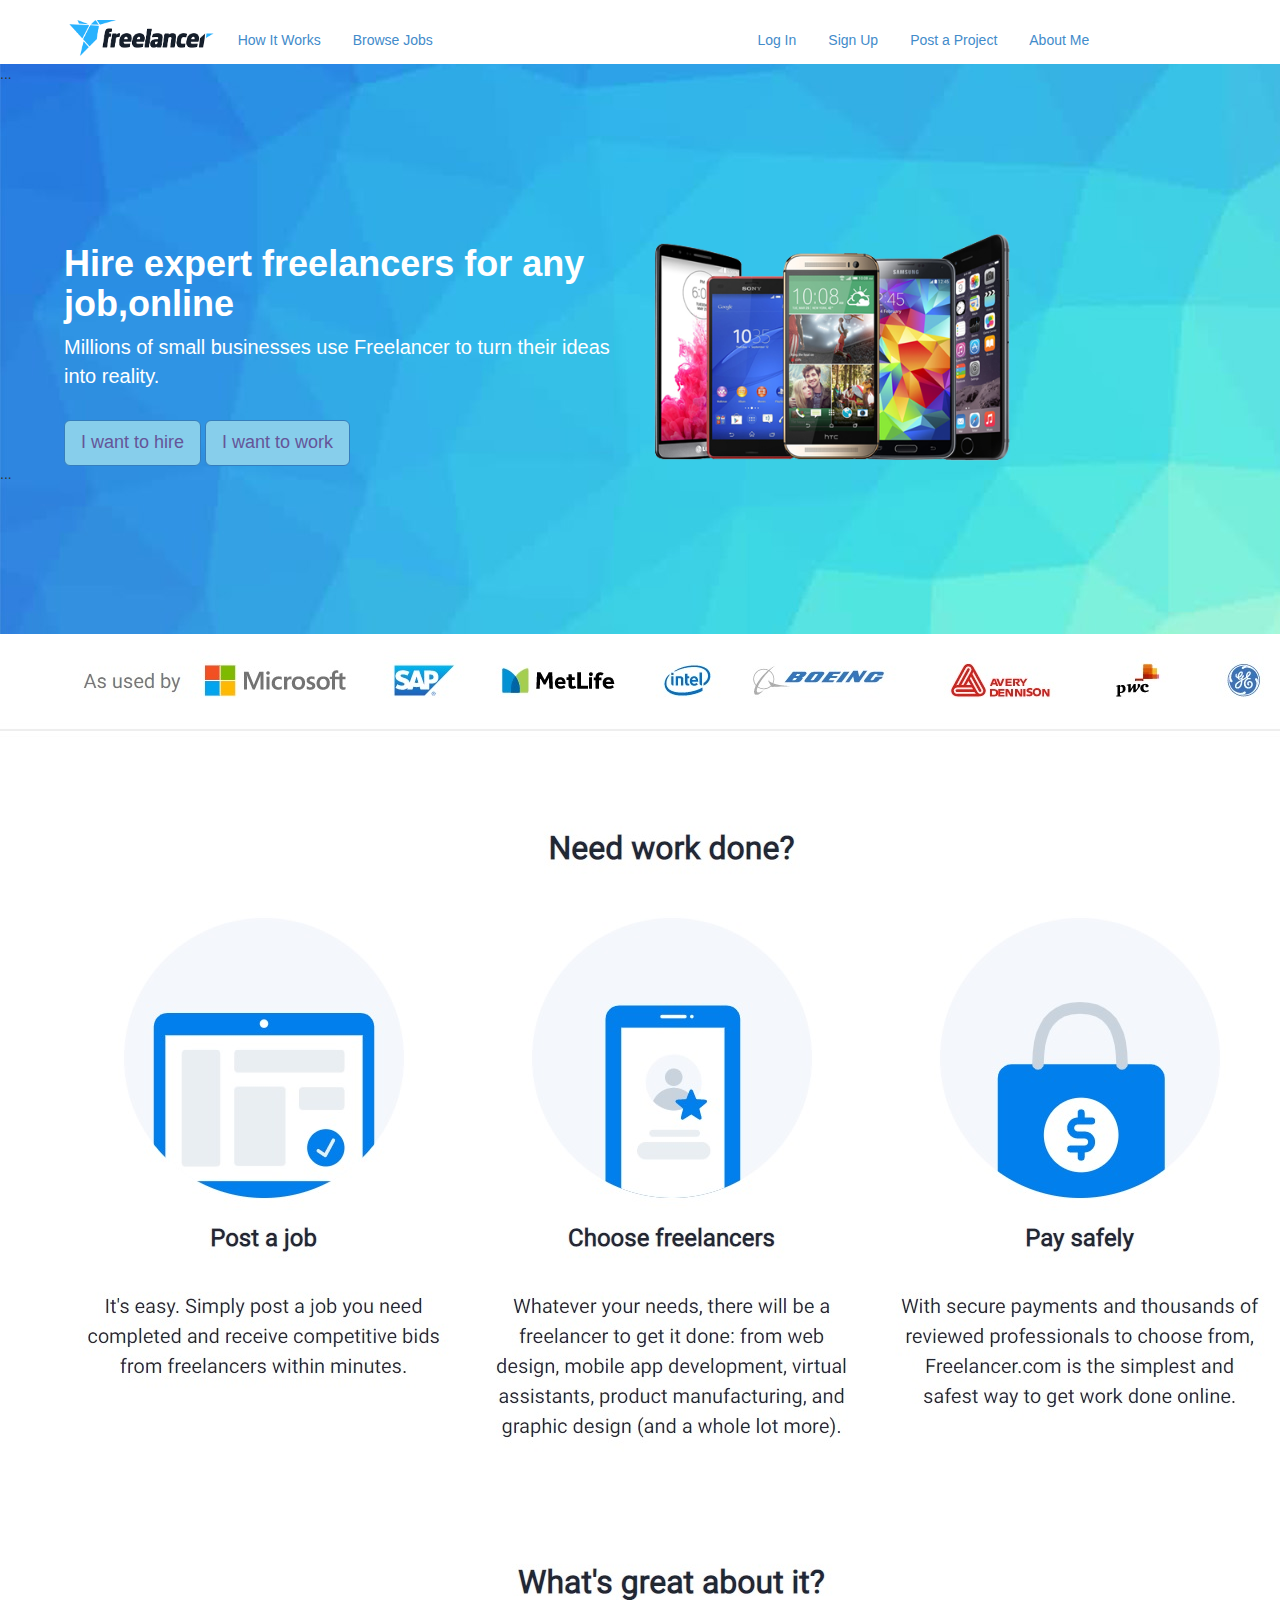
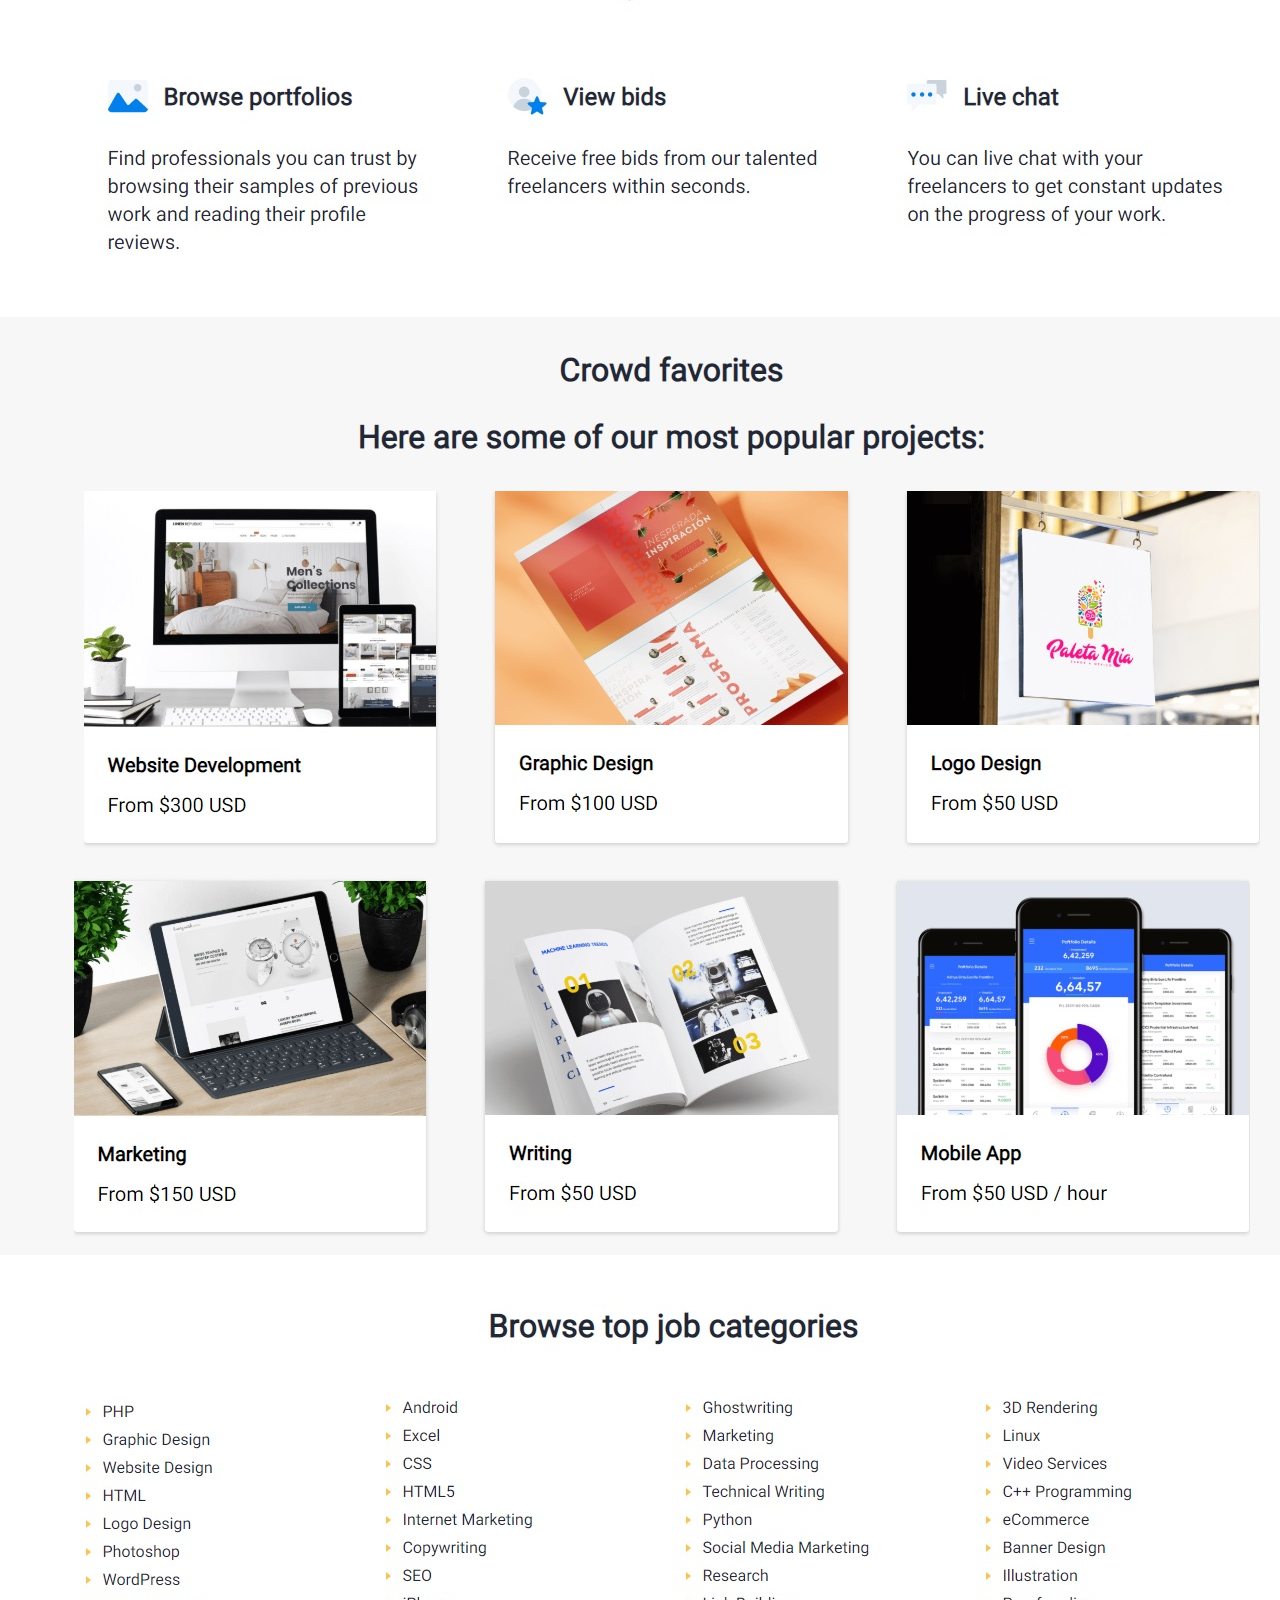
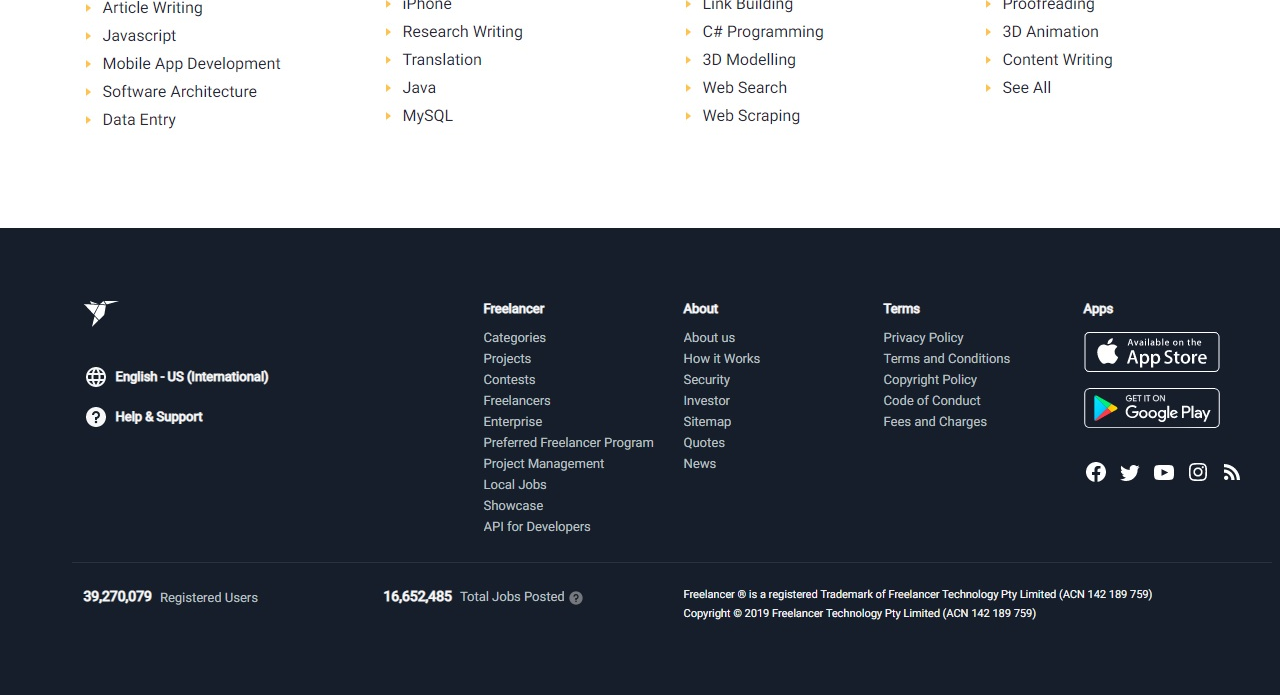
<file: Index.html>
<!doctype html>
<html>
<head>
<meta charset="utf-8">
<title>www.freelancer.com</title>
	<link href="css/bootstrap.css" rel="stylesheet">
	<link href="Stylesheet.css" rel="stylesheet">
</head>

<body>
	<div id="header">
		<div class="left"></div>
		<div class="center">
			<br>
			<img src="freeLogo.png" usemap="#map" width="145" height="36" alt="logo">
			<map name="map">
			<area shape="circle" coords="34,44,145,100" alt="logo" href="index.htm">
			</map>
		</div>
		<div class="right"><br>
			<ul class="nav nav-tabs">
				<li><a href="How work.html" target="_self">How It Works</a></li>
				<li><a href="browse.html">Browse Jobs</a></li>
			</ul>
			</div>
		 <div class="login"><br>
			<ul class="nav nav-tabs">
				<li><a href="login.html">Log In</a></li>
				<li><a href="Sign.html">Sign Up</a></li>
				<li><a href="post project.html">Post a Project</a></li>
				<li><a href="about.html">About Me</a></li>

			</ul>
		</div>
	</div>
	<div id="media-body">
		<div class="b1">
			<div class="b11">...</div>
			<div class="b12">
				<div class="first"></div>
				<div class="second">
					<h1><b>Hire expert freelancers for any job,online</b></h1>
					<p style="font-size: 20px">Millions of small businesses use Freelancer to turn their ideas into reality.</p><br/>
					<button type="button" class="btn btn-primary btn-lg">I want to hire</button>	
					<button type="button" class="btn btn-primary btn-lg">I want to work</button>
				</div>
				<div class="third"><img src="phone.png" width="60%" height="250" alt="mobile"></div>
			</div>
			<div class="b13">...</div>
		</div>
		<div class="imagebox">
			<img src="image1.jpg" alt="body1">
			<img src="image2.jpg" alt="body2">
			<img src="image5.jpg" alt="body5">
			<img src="image6.jpg" alt="body6">
			<img src="image3.jpg" alt="body3">
			<img src="image4.jpg" alt="body4">
		
		</div>
	</div>
</body>
</html>
</file>
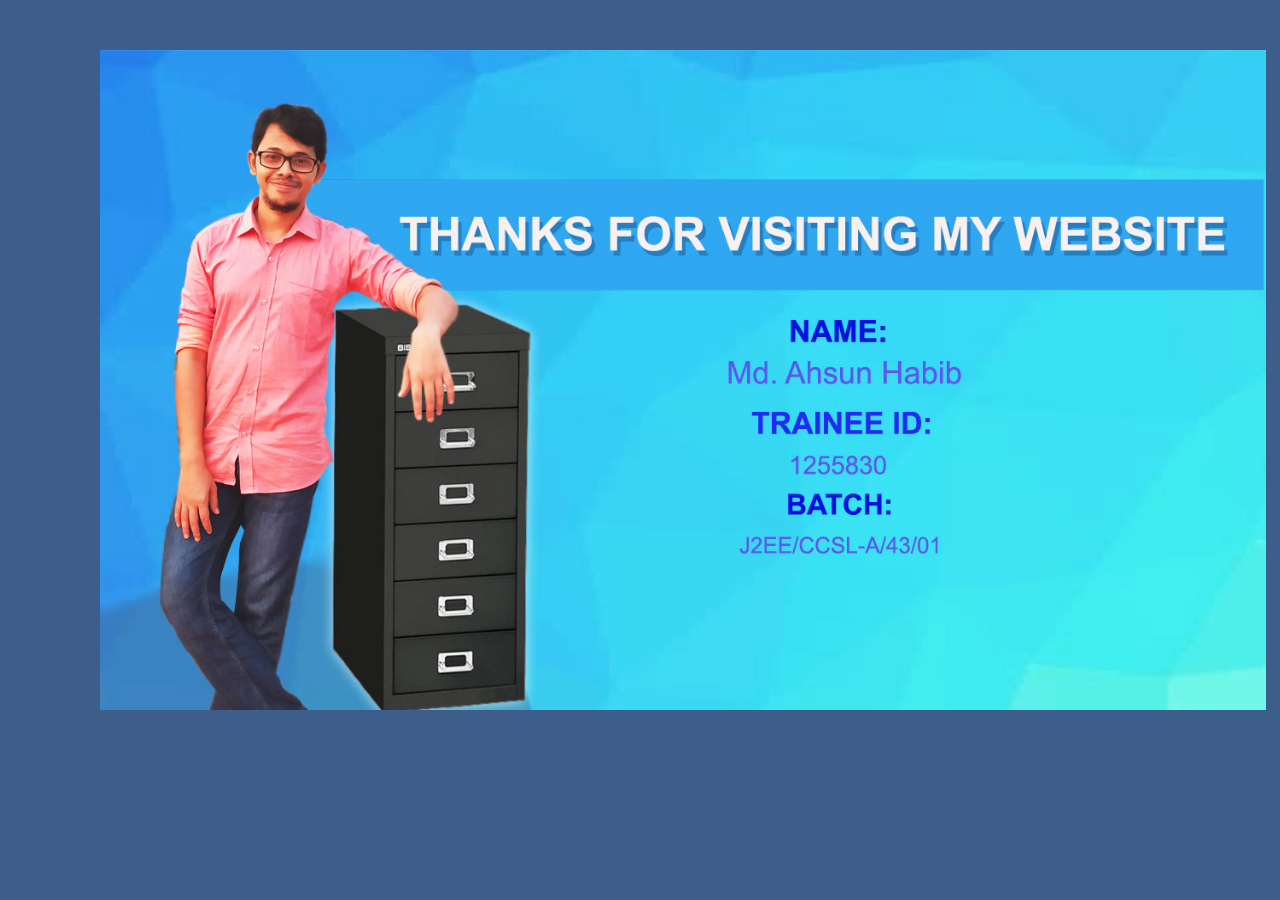
<file: about.html>
<!doctype html>
<html>
<head>
<meta charset="utf-8">
<title>How It works</title>
	<link href="css/bootstrap.css" rel="stylesheet">
	<link href="Stylesheet.css" rel="stylesheet">
	<style type="text/css" rel="stylesheet">
		body {
			background-color: #3D5E8B;
		}
	</style>
</head>

<body>
	<div><img src="habib.jpg" alt="ba" width="1166" height="660" style="margin: 50px 50px 50px 100px"></div>
</body>
</html>
</file>
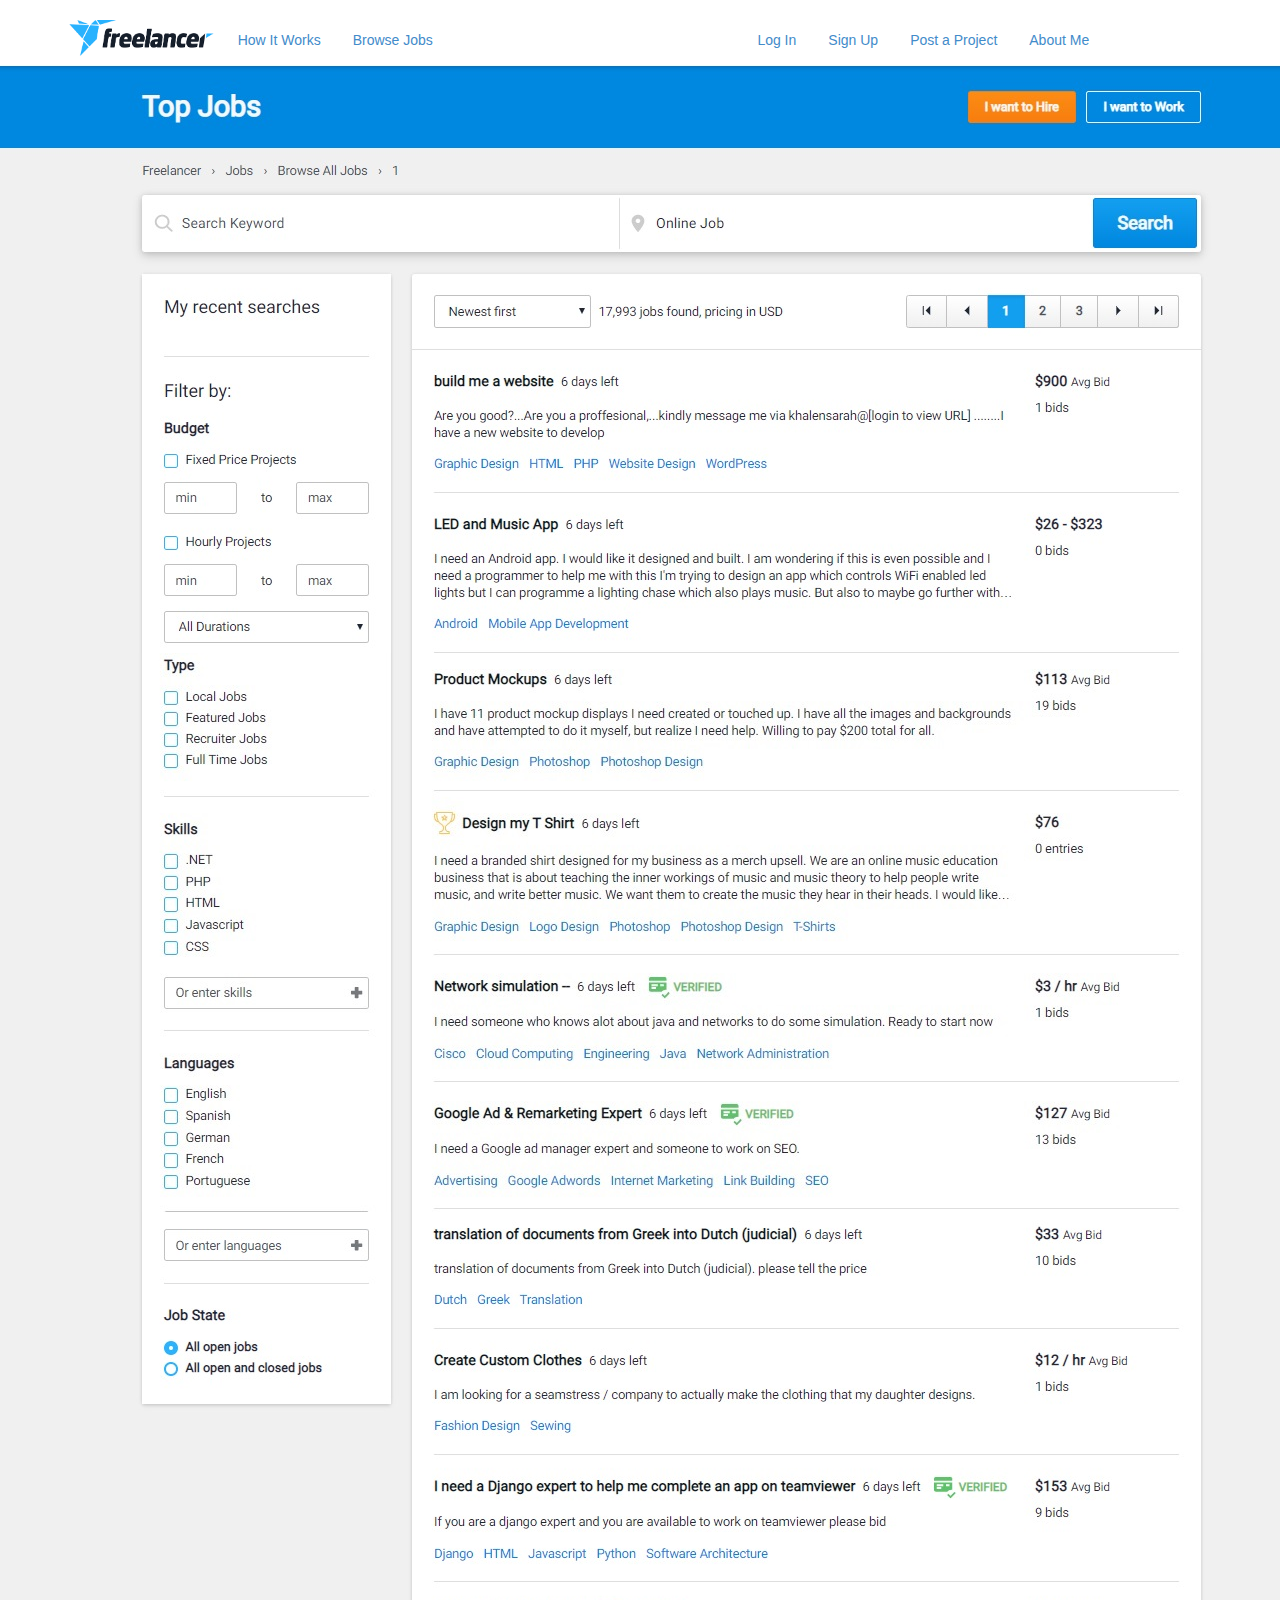
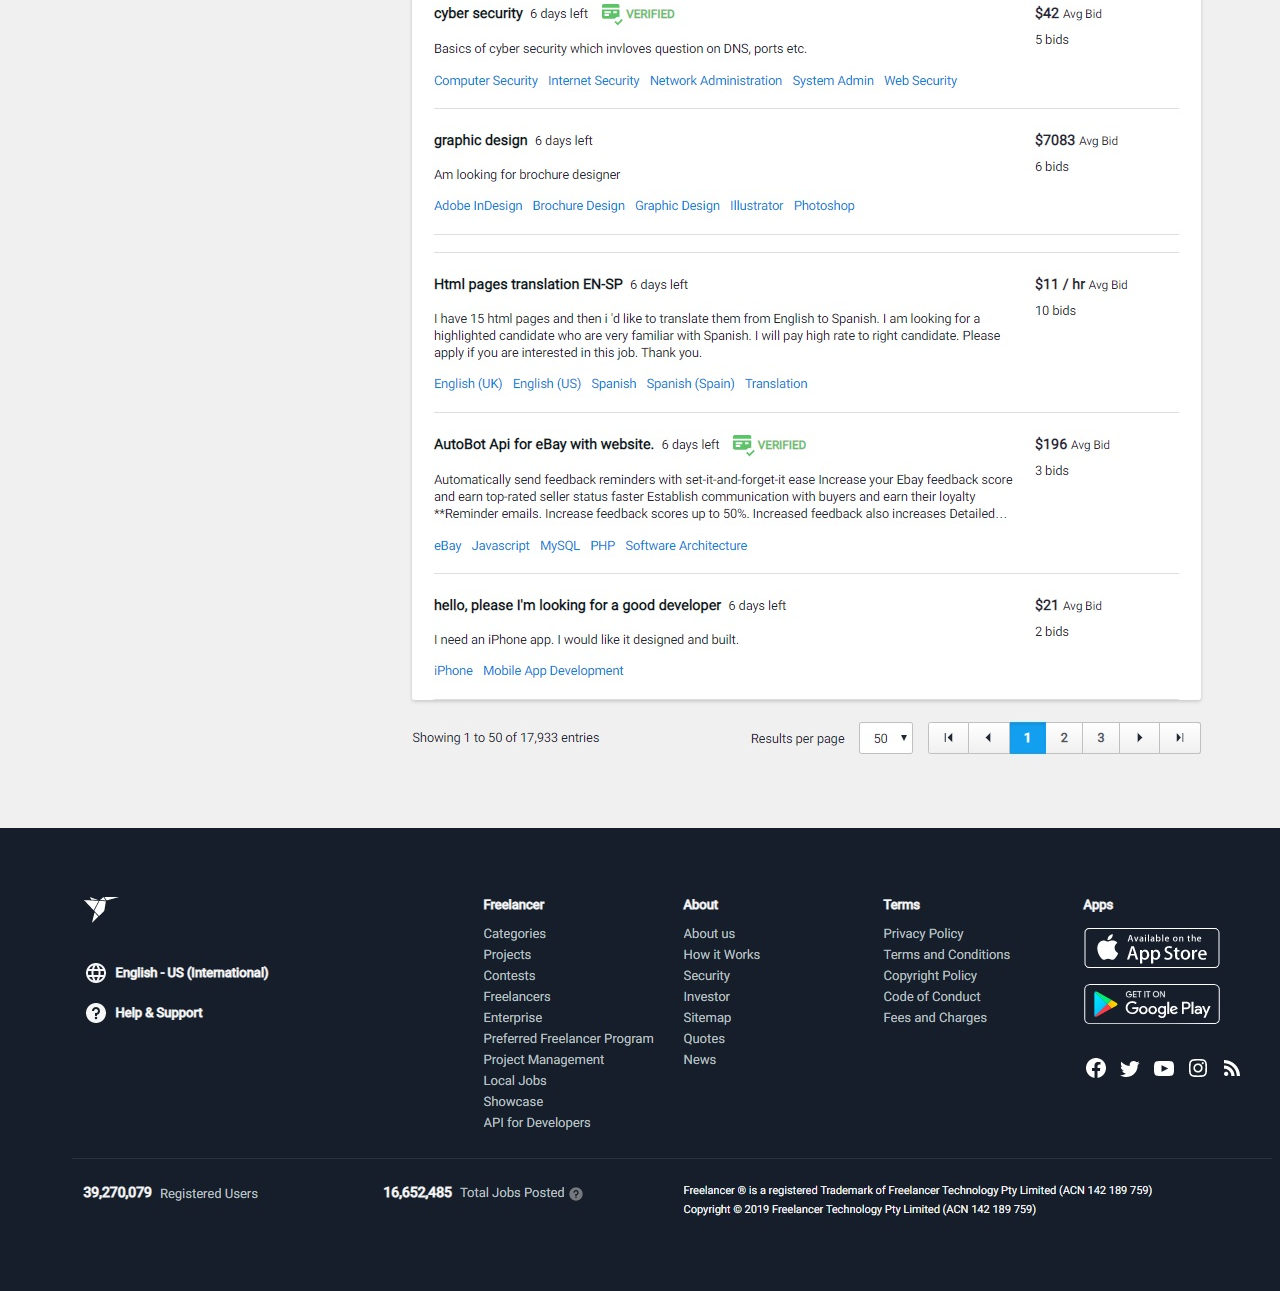
<file: browse.html>
<!doctype html>
<html>
<head>
<meta charset="utf-8">
<title>www.freelancer.com</title>
	<link href="css/bootstrap.css" rel="stylesheet">
	<link href="Stylesheet.css" rel="stylesheet">
</head>

<body>
	<div id="header">
		<div class="left"></div>
		<div class="center">
			<br>
			<img src="freeLogo.png" width="145" height="36" alt="logo">
		</div>
		<div class="right"><br>
			<ul class="nav nav-tabs">
				<li><a href="How work.html" target="_self">How It Works</a></li>
				<li><a href="browse.html">Browse Jobs</a></li>
			</ul>
			</div>
		 <div class="login"><br>
			<ul class="nav nav-tabs">
				<li><a href="login.html">Log In</a></li>
				<li><a href="Sign.html">Sign Up</a></li>
				<li><a href="post project.html">Post a Project</a></li>
				<li><a href="about.html">About Me</a></li>
			</ul>
		</div>
	</div>
		<div class="imbody">
		<img src="image12.jpg" alt="dim">
		<img src="image13.jpg" alt="dim">
		<img src="image14.jpg" alt="dim">
		<img src="image15.jpg" alt="dim">
		<img src="image4.jpg" alt="dim">
	</div>
</body>
</html>
</file>
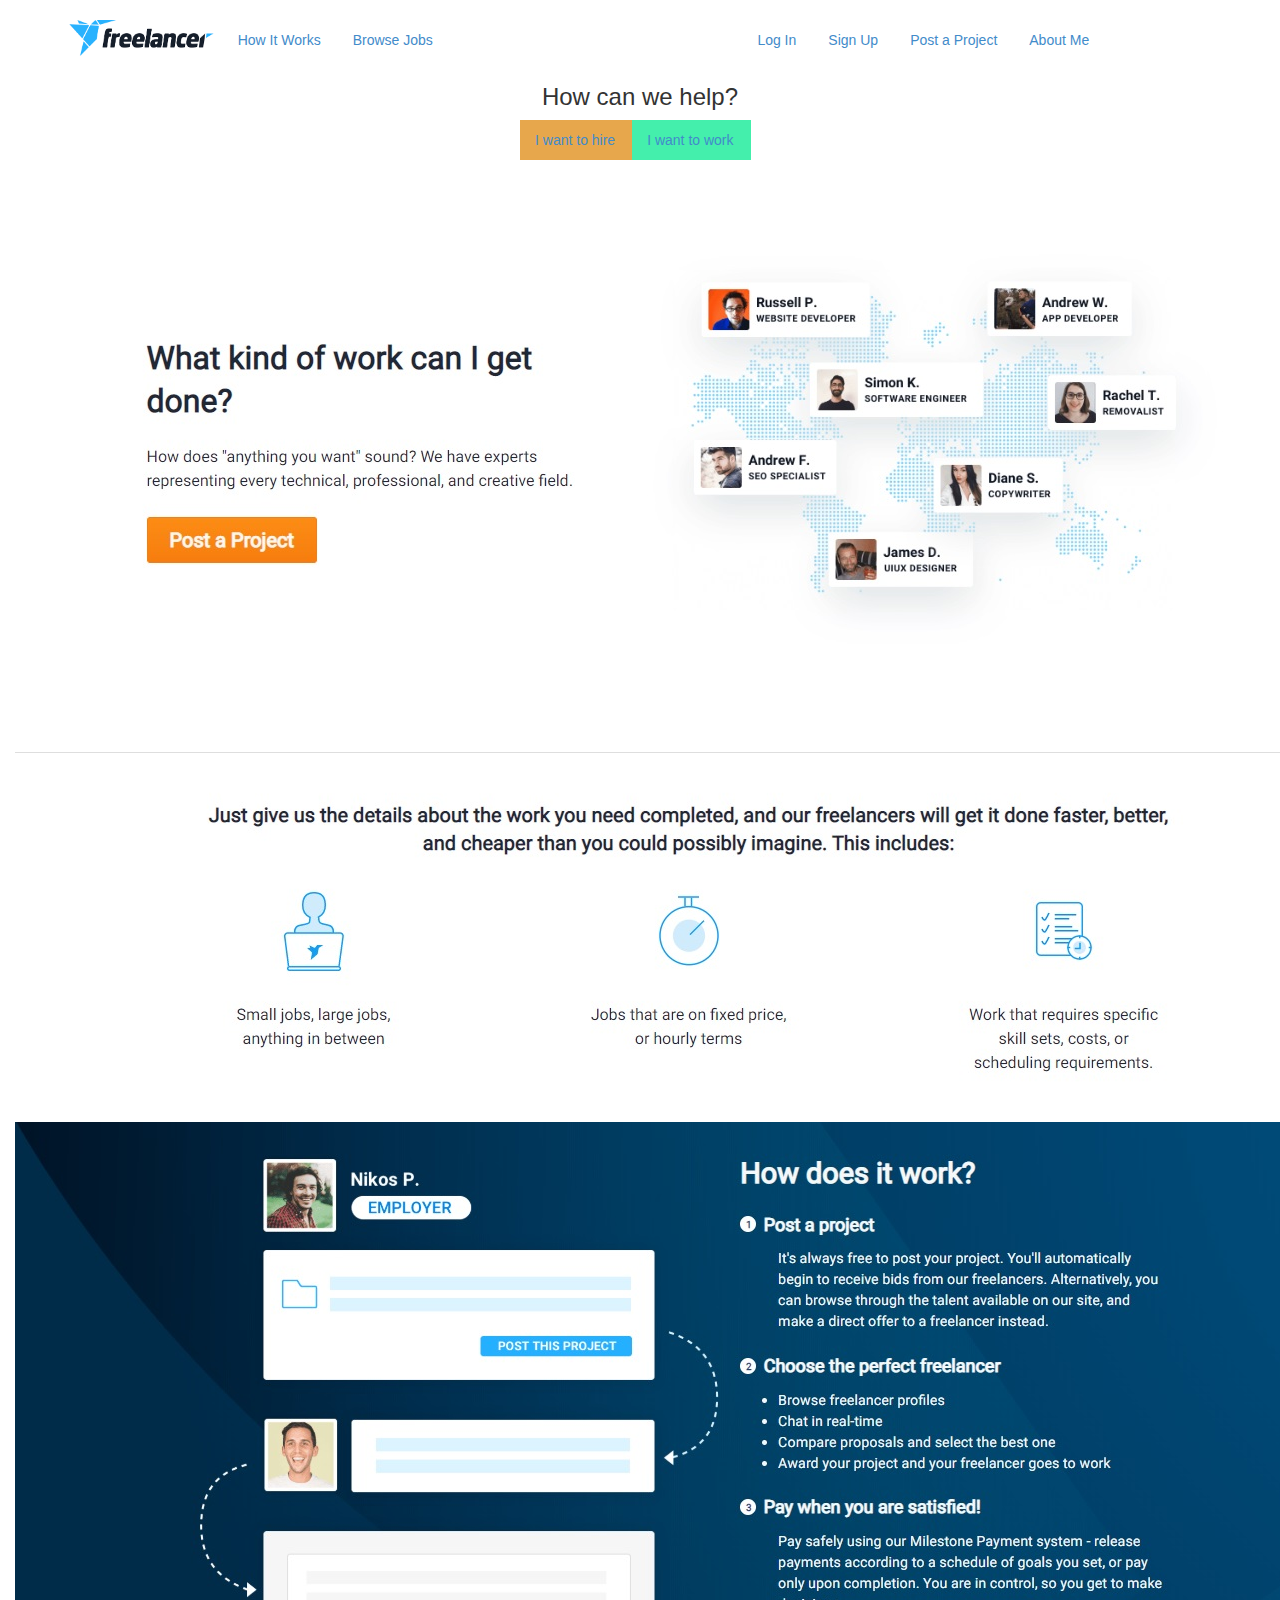
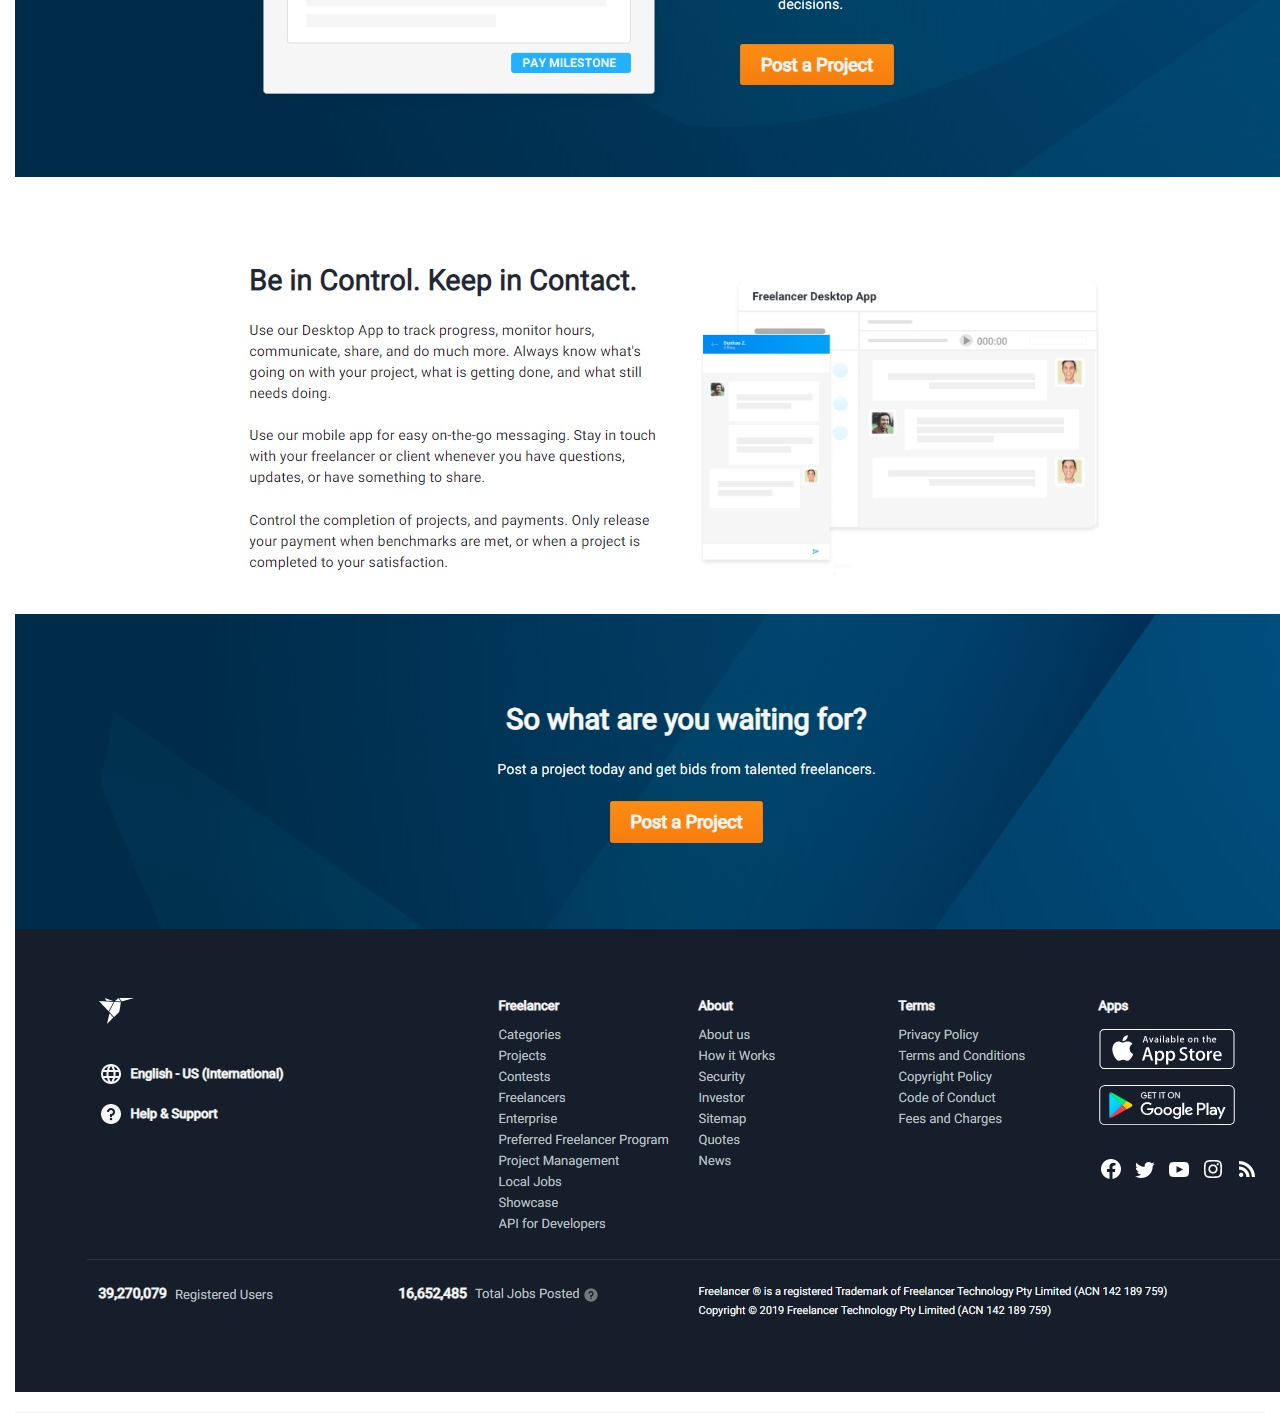
<file: How work.html>
<!doctype html>
<html>
<head>
<meta charset="utf-8">
<title>How It works</title>
	<link href="css/bootstrap.css" rel="stylesheet">
	<link href="Stylesheet.css" rel="stylesheet">
	<style type="text/css" rel="stylesheet">
		.container {
			width:100%;
			height:768px;
		}
		h2 {
			text-align:center;
			font-size:24px;
		}
		.twotool {
			width:240px;
			height:80px;
			margin:auto;
			float:center;
		}
	</style>
</head>

<body>
	<div id="header">
		<div class="left"></div>
		<div class="center">
			<br>
			<img src="freeLogo.png" width="145" height="36" alt="logo">
		</div>
		<div class="right"><br>
			<ul class="nav nav-tabs">
				<li><a href="How work.html">How It Works</a></li>
				<li><a href="browse.html">Browse Jobs</a></li>
			</ul>
			</div>
		 <div class="login"><br>
			<ul class="nav nav-tabs">
				<li><a href="login.html">Log In</a></li>
				<li><a href="Sign.html">Sign Up</a></li>
				<li><a href="post project.html">Post a Project</a></li>
				<li><a href="about.html">About Me</a></li>
			</ul>
		</div>
	</div>
	<div class="container">
		<h2>How can we help?</h2>
		<div class="twotool">
			<ul class="nav nav-tabs">
				<li style="background: #E7A74C"><a href="#">I want to hire</a></li>
				<li style="background: #44EFAC"><a href="#">I want to work</a></li>
			</ul>
		</div>
		<div class="label-primary">
		<img src="image7.jpg" alt="din">
		<img src="image8.jpg" alt="din">
			<img src="image9.jpg" alt="din">
			<img src="image10.jpg" alt="din">
			<img src="image11.jpg" alt="din">
			<img src="image4.jpg" alt="din">
		</div>
		<hr>	
	</div>
	
</body>
</html>
</file>
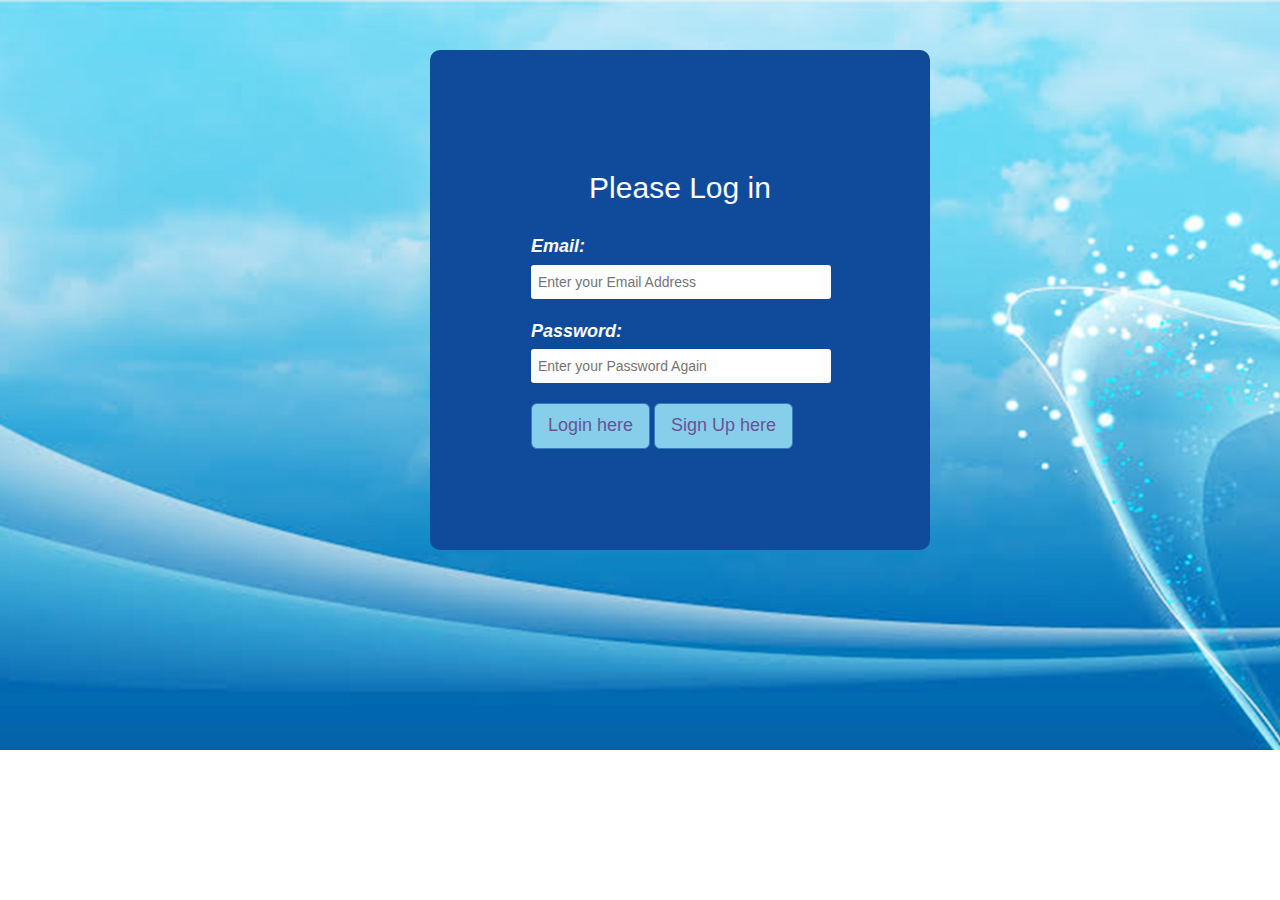
<file: login.html>
<!doctype html>
<html>
<head>
<meta charset="utf-8">
<title>Create your account or login</title>
	<link href="css/bootstrap.css" rel="stylesheet">
	<link href="Stylesheet.css" rel="stylesheet">
	<style type="text/css">
		*{
			margin: 0;
			padding: 0;
		}
		h1 {
			text-align: center;
			padding: 20px;
		}
		h2 {
			text-align: center;
			border: thin;
			padding: 20px;
			color:white;
		}
		.register {
			background: #104B9B;
			width: 500px;
			margin: 50px 100px 0px 430px;
			color:black;
			padding:1px;
			font-size:18;
			border-radius: 10px;
		}
		label {
			color: white;
			font-family: sans-serif;
			font-size: 18px;
			font-style: italic;
		}
		#register {
			margin: 100px;
		}
		#name {
			width: 300px;
			border: none;
			border-radius: 3px;
			outline: 0;
			padding: 7px;
		}
		#lname {
			width: 300px;
			border: none;
			border-radius: 3px;
			outline: 0;
			padding: 7px;
		}
		#Ename {
			width: 300px;
			border: none;
			border-radius: 3px;
			outline: 0;
			padding: 7px;
		}
		#Pname {
			width: 300px;
			border: none;
			border-radius: 3px;
			outline: 0;
			padding: 7px;
		}
		#Repnum {
			width: 300px;
			border: none;
			border-radius: 3px;
			outline: 0;
			padding: 7px;
		}
		#num {
			width: 200px;
			border: none;
			border-radius: 3px;
			outline: 0;
			padding: 7px;
		}
		#Phone{
			width: 40px;
			border: none;
			border-radius: 3px;
			outline: 0;
			padding: 7px;
		}
		body {
			background-image: url("logback.jpg");
			background-size: 100% 750px;
			background-repeat: no-repeat;
		}
	</style>
</head>

<body>
	<div class="register">
	<form method="post" id="register" action="">
		<h2>Please Log in</h2>
		<label>Email:</label><br>
		<input type="Email" name="Enum" id="Ename" placeholder="Enter your Email Address"><br><br>
		<label>Password:</label><br>
		<input  type="password" name="Renum" id="Repnum" placeholder="Enter your Password Again"><br><br>
		<button type="button" class="btn btn-primary btn-lg">Login here</button>
		<button type="button" class="btn btn-primary btn-lg">Sign Up here</button>
		</form>
	</div>
</body>
</html>
</file>
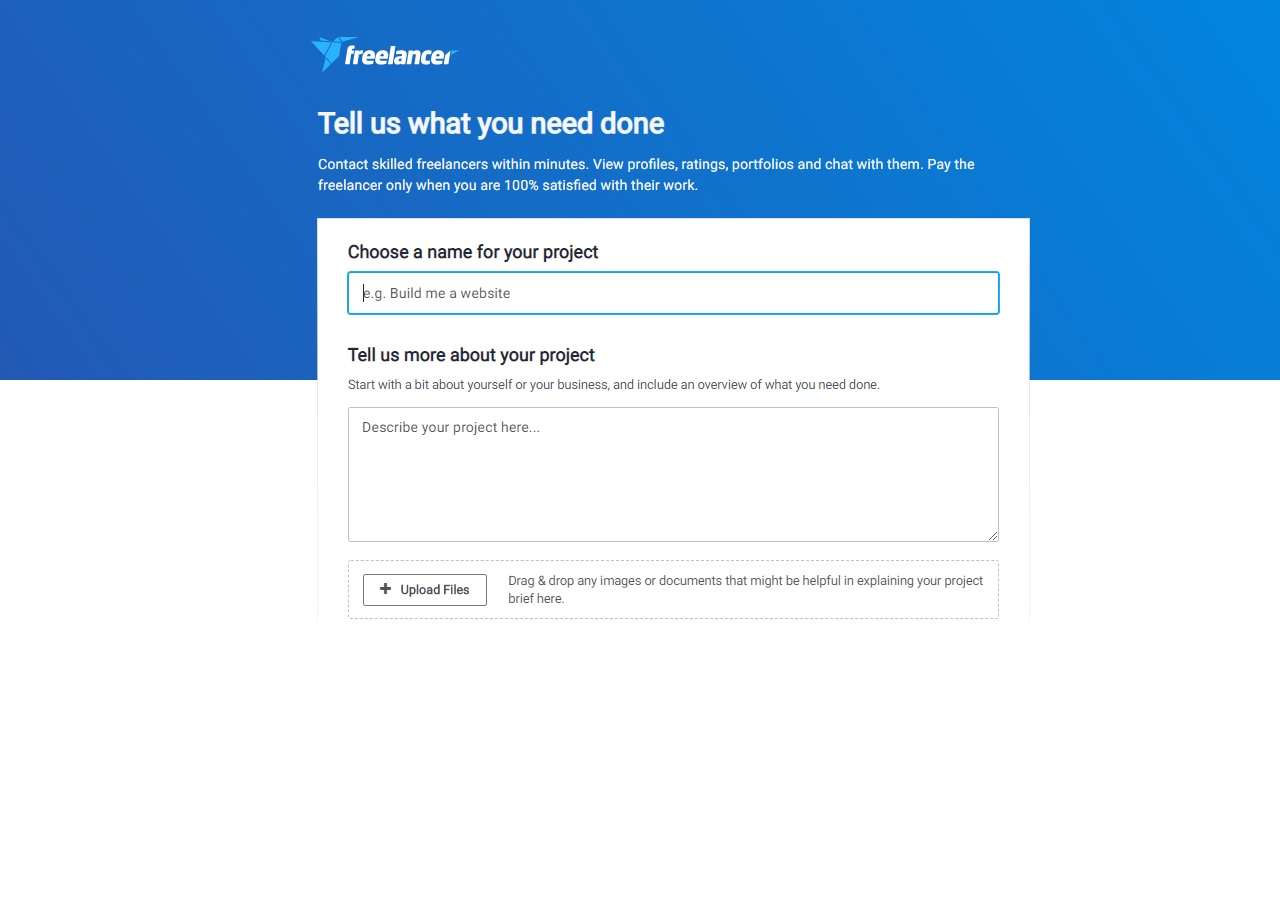
<file: post project.html>
<!doctype html>
<html>
<head>
<meta charset="utf-8">
<title>How It works</title>
	<link href="css/bootstrap.css" rel="stylesheet">
	<link href="Stylesheet.css" rel="stylesheet">
	<style type="text/css" rel="stylesheet">
	</style>
</head>

<body>
	<div><img src="image16.jpg" alt="ba"></div>
</body>
</html>
</file>
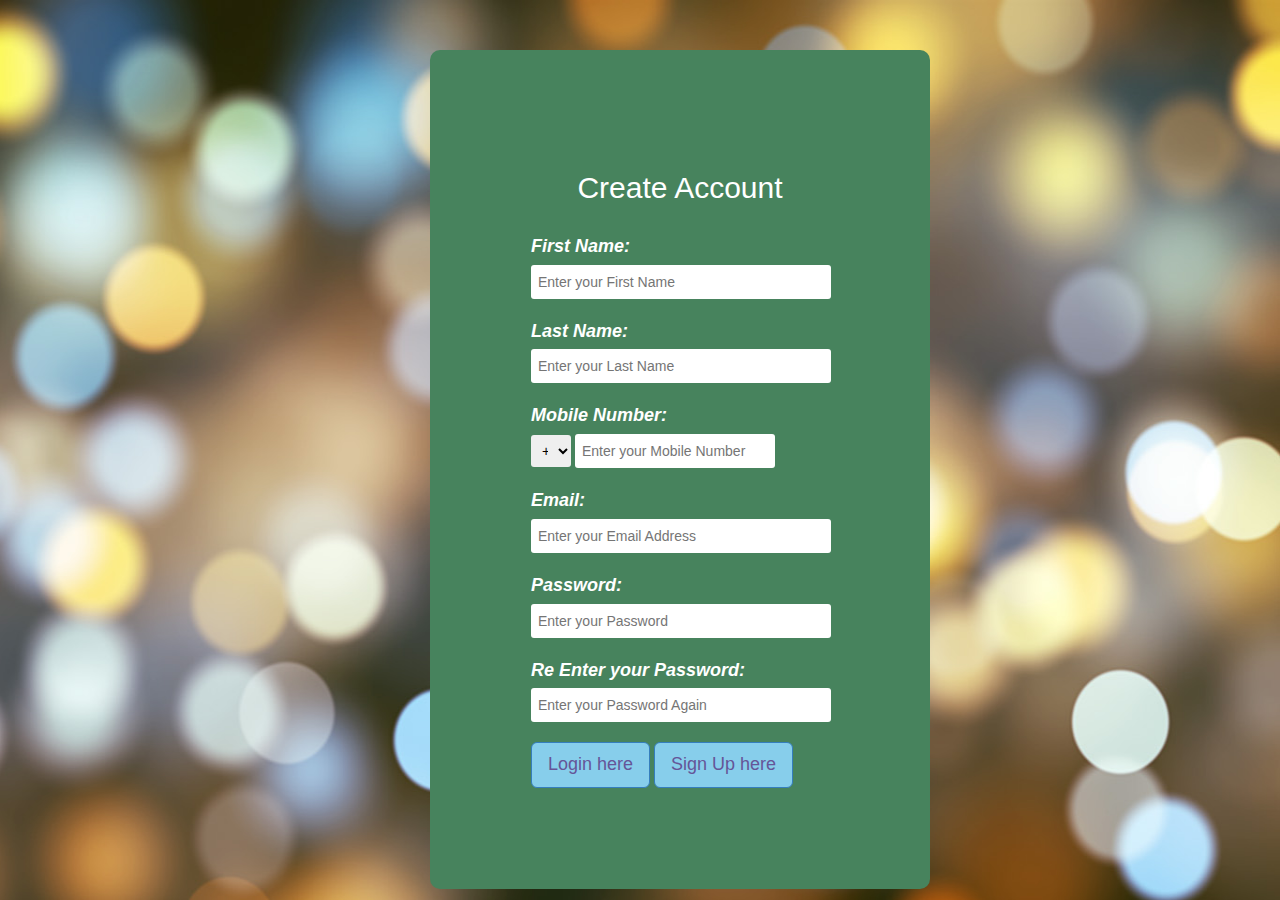
<file: Sign.html>
<!doctype html>
<html>
<head>
<meta charset="utf-8">
<title>Create your account or login</title>
	<link href="css/bootstrap.css" rel="stylesheet">
	<link href="Stylesheet.css" rel="stylesheet">
	<style type="text/css">
		*{
			margin: 0;
			padding: 0;
		}
		h1 {
			text-align: center;
			padding: 20px;
		}
		h2 {
			text-align: center;
			border: thin;
			padding: 20px;
			color:white;
		}
		.register {
			background: #47835D;
			width: 500px;
			margin: 50px 100px 0px 430px;
			color:black;
			padding:1px;
			font-size:18;
			border-radius: 10px;
		}
		label {
			color: white;
			font-family: sans-serif;
			font-size: 18px;
			font-style: italic;
		}
		#register {
			margin: 100px;
		}
		#name {
			width: 300px;
			border: none;
			border-radius: 3px;
			outline: 0;
			padding: 7px;
		}
		#lname {
			width: 300px;
			border: none;
			border-radius: 3px;
			outline: 0;
			padding: 7px;
		}
		#Ename {
			width: 300px;
			border: none;
			border-radius: 3px;
			outline: 0;
			padding: 7px;
		}
		#Pname {
			width: 300px;
			border: none;
			border-radius: 3px;
			outline: 0;
			padding: 7px;
		}
		#Repnum {
			width: 300px;
			border: none;
			border-radius: 3px;
			outline: 0;
			padding: 7px;
		}
		#num {
			width: 200px;
			border: none;
			border-radius: 3px;
			outline: 0;
			padding: 7px;
		}
		#Phone{
			width: 40px;
			border: none;
			border-radius: 3px;
			outline: 0;
			padding: 7px;
		}
		body {
			background-image: url("logback2.jpg");
			background-size: 100% 900px;
			background-repeat: no-repeat;
		}
	</style>
</head>

<body>
	<div class="register">
	<form method="post" id="register" action="">
		<h2>Create Account</h2>
		<label>First Name:</label><br>
		<input type="text" name="Fname" id="name" placeholder="Enter your First Name"><br><br>
		<label>Last Name:</label><br>
		<input type="text" name="lname" id="lname" placeholder="Enter your Last Name"><br><br>
		<label>Mobile Number:</label><br>
		<select id="Phone">
			<option>+88</option>
			<option>+77</option>
			<option>+91</option>
			<option>+92</option>
			<option>+93</option>	
		</select>
		<input type="number" name="Mnum" id="num" placeholder="Enter your Mobile Number"><br><br>
		<label>Email:</label><br>
		<input type="Email" name="Enum" id="Ename" placeholder="Enter your Email Address"><br><br>
		<label>Password:</label><br>
		<input type="password" name="Pasnum" id="Pname" placeholder="Enter your Password"><br><br>
		<label>Re Enter your Password:</label><br>
		<input type="password" name="Renum" id="Repnum" placeholder="Enter your Password Again"><br><br>
		<button type="button" class="btn btn-primary btn-lg">Login here</button>
		<button type="button" class="btn btn-primary btn-lg">Sign Up here</button>
		</form>
	</div>
</body>
</html>
</file>
<file: Stylesheet.css>
#header{
	width:100%;
	height:64px;
}
   .left{
	width:5.4%;
	height:64px;
	background-color:#fff;
	float:left;
}
   .center{
	width:12%;
	height:64px;
	background-color:#fff;
	float:left;
}
    .right{
	width:40.6%;
	height:64px;
	background-color:#fff;
	float:left;
}
 .login{
	width:35%;
	height:64px;
	background-color:#fff;
	float:left;
}
 #media-body{
	width:100%;
	height:570px;
	background-color:gray;
	float:left;
	margin: 0 auto;
    	
}
	.b1{
	width:100%;
	height:570px;
	background-color:red;
	background-image: url('bb1.jpg');
	float:left;
}
	.b11{
	width:100%;
	height:160px;
}
	.b12{
	width:100%;
	height:240px;
	float:left;
}
	.b13{
	width:100%;
	height:170px;
}
	.first{
	width:5%;
	height:240px;
	float:left;
	
}
	.second{
	width:45%;
	height:240px;
	color:white;
	float:left;
}
	.third{
	width:50%;
	height:240px;
	float:left;
}

	.btn-lg,
	.btn-group-lg > .btn {
  	padding: 10px 16px;
  	font-size: 18px;
  	line-height: 1.33;
  	border-radius: 6px;
	background-color:skyblue;
	color:#655598;
}
</file>
